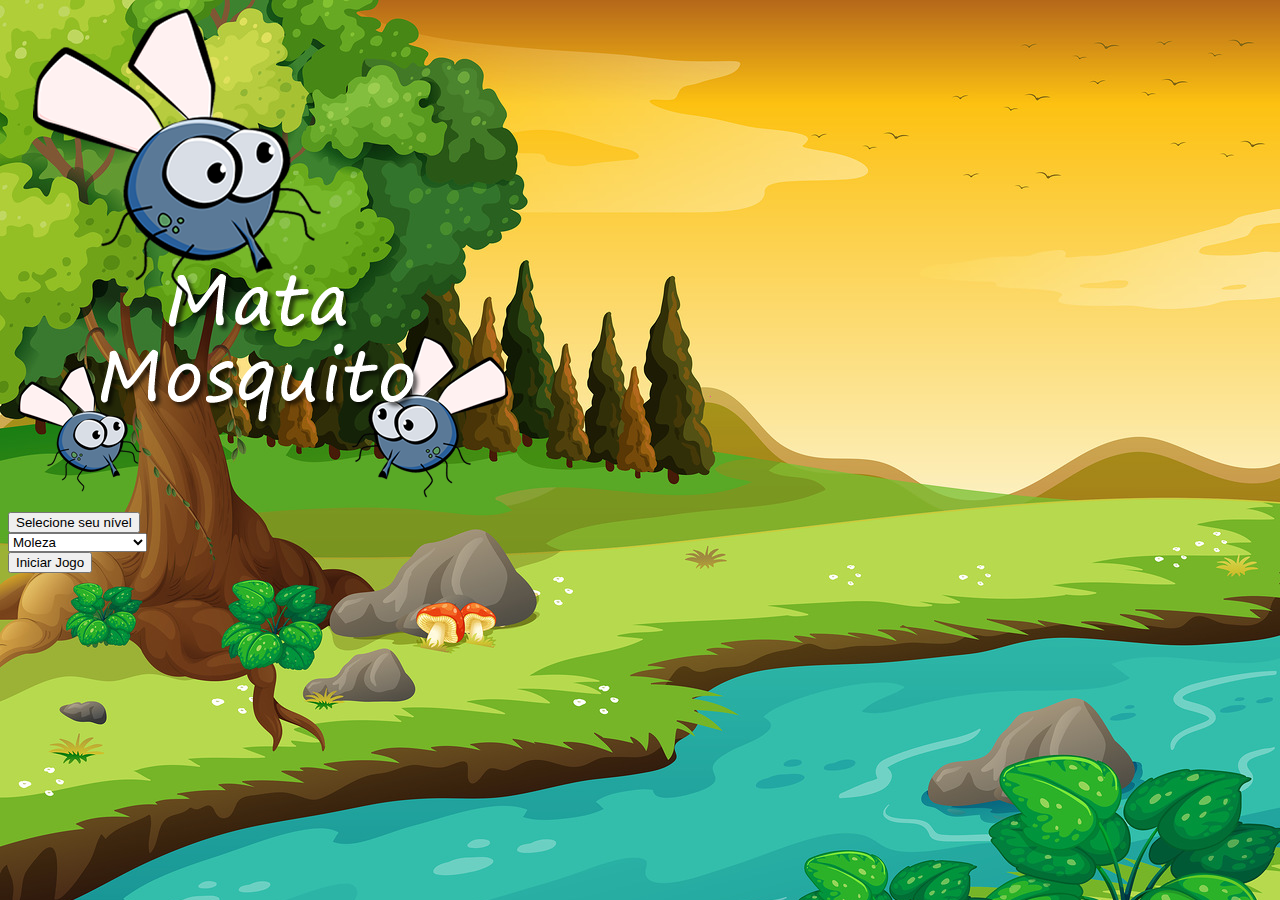
<file: App_Mata_Mosquito/index.html>
<!DOCTYPE html>
<html>
	<head>
		<meta charset="utf-8">
		<title>JIVOC GAMES - MATA MOSQUITOS</title>

		<link rel="stylesheet" href="https://stackpath.bootstrapcdn.com/bootstrap/4.2.1/css/bootstrap.min.css" integrity="sha384-GJzZqFGwb1QTTN6wy59ffF1BuGJpLSa9DkKMp0DgiMDm4iYMj70gZWKYbI706tWS" crossorigin="anonymous">

		<link rel="stylesheet" type="text/css" href="estilo.css">

		<script>
			function iniciarJogo()
			{
				var nivel = document.getElementById('nivel').value
				window.location.href = "app.html?" + nivel
			}
		</script>

	</head>

	<body>

		<div class="container">
			<div class="row">
				<div class="col">
					<div class="d-flex justify-content-center">
						<img src="imagens/game.png">
					</div>
				</div>
			</div>

			<div class="row">
				<div class="col">
					<div class="d-flex justify-content-center">
						<div class="mb-2">
							<button type="button" class="btn btn-lg btn-light"> 
								Selecione seu nível
							</button>
						</div>
					</div>
				</div>
			</div>

			<div class="row">
				<div class="col">
					<div class="d-flex justify-content-center">
						<div class="mb-2">
							<select class="form-control" id="nivel">
								<option value="facil"> Moleza </option>
								<option value="normal"> Bora arrazar </option>
								<option value="dificil"> Tentem a sorte</option>
								<option value="deus"> EU SOU UM DEUS </option>
							</select>
						</div>
					</div>
				</div>
			</div>

			<div class="row">
				<div class="col">
					<div class="d-flex justify-content-center">
						<button type="button" class="btn btn-danger btn-lg" onclick="iniciarJogo()"> 
							Iniciar Jogo
						</button>
					</div>
				</div>
			</div>
		</div>

	</body>
</html>
</file>
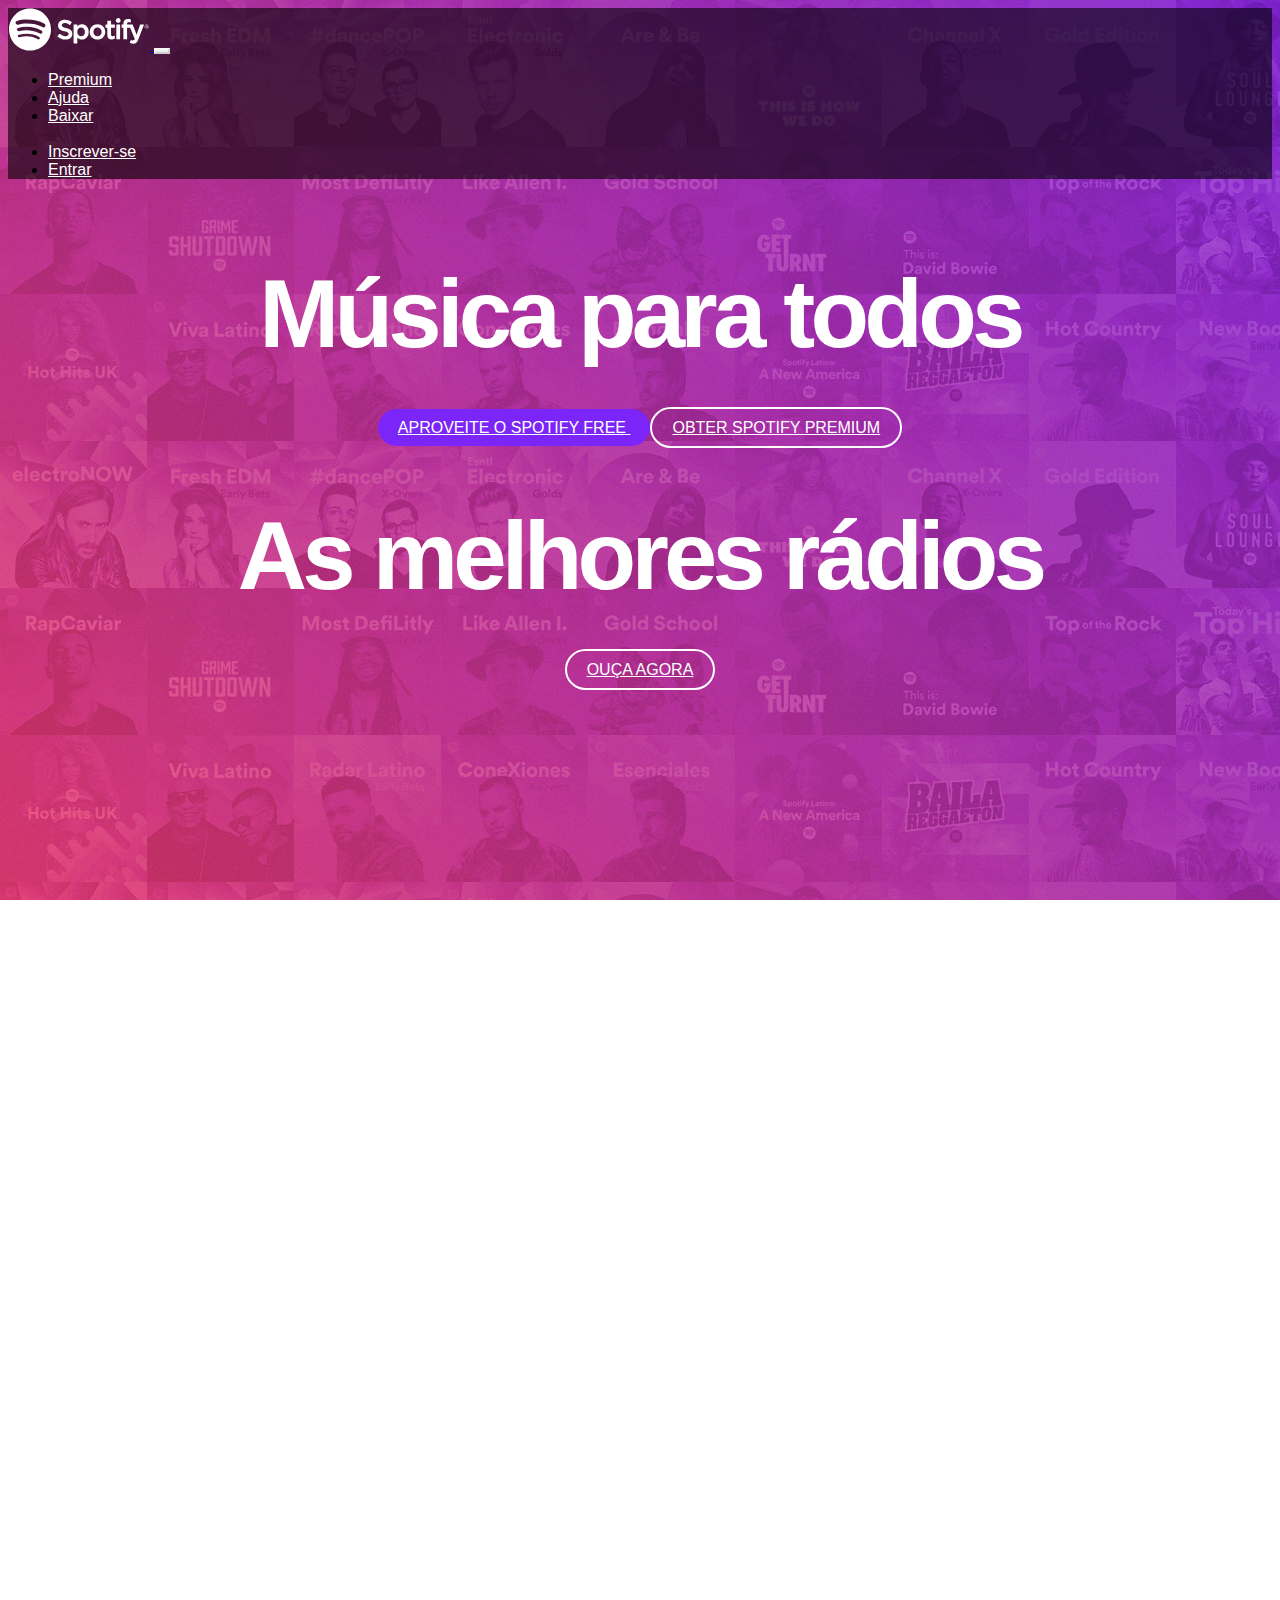
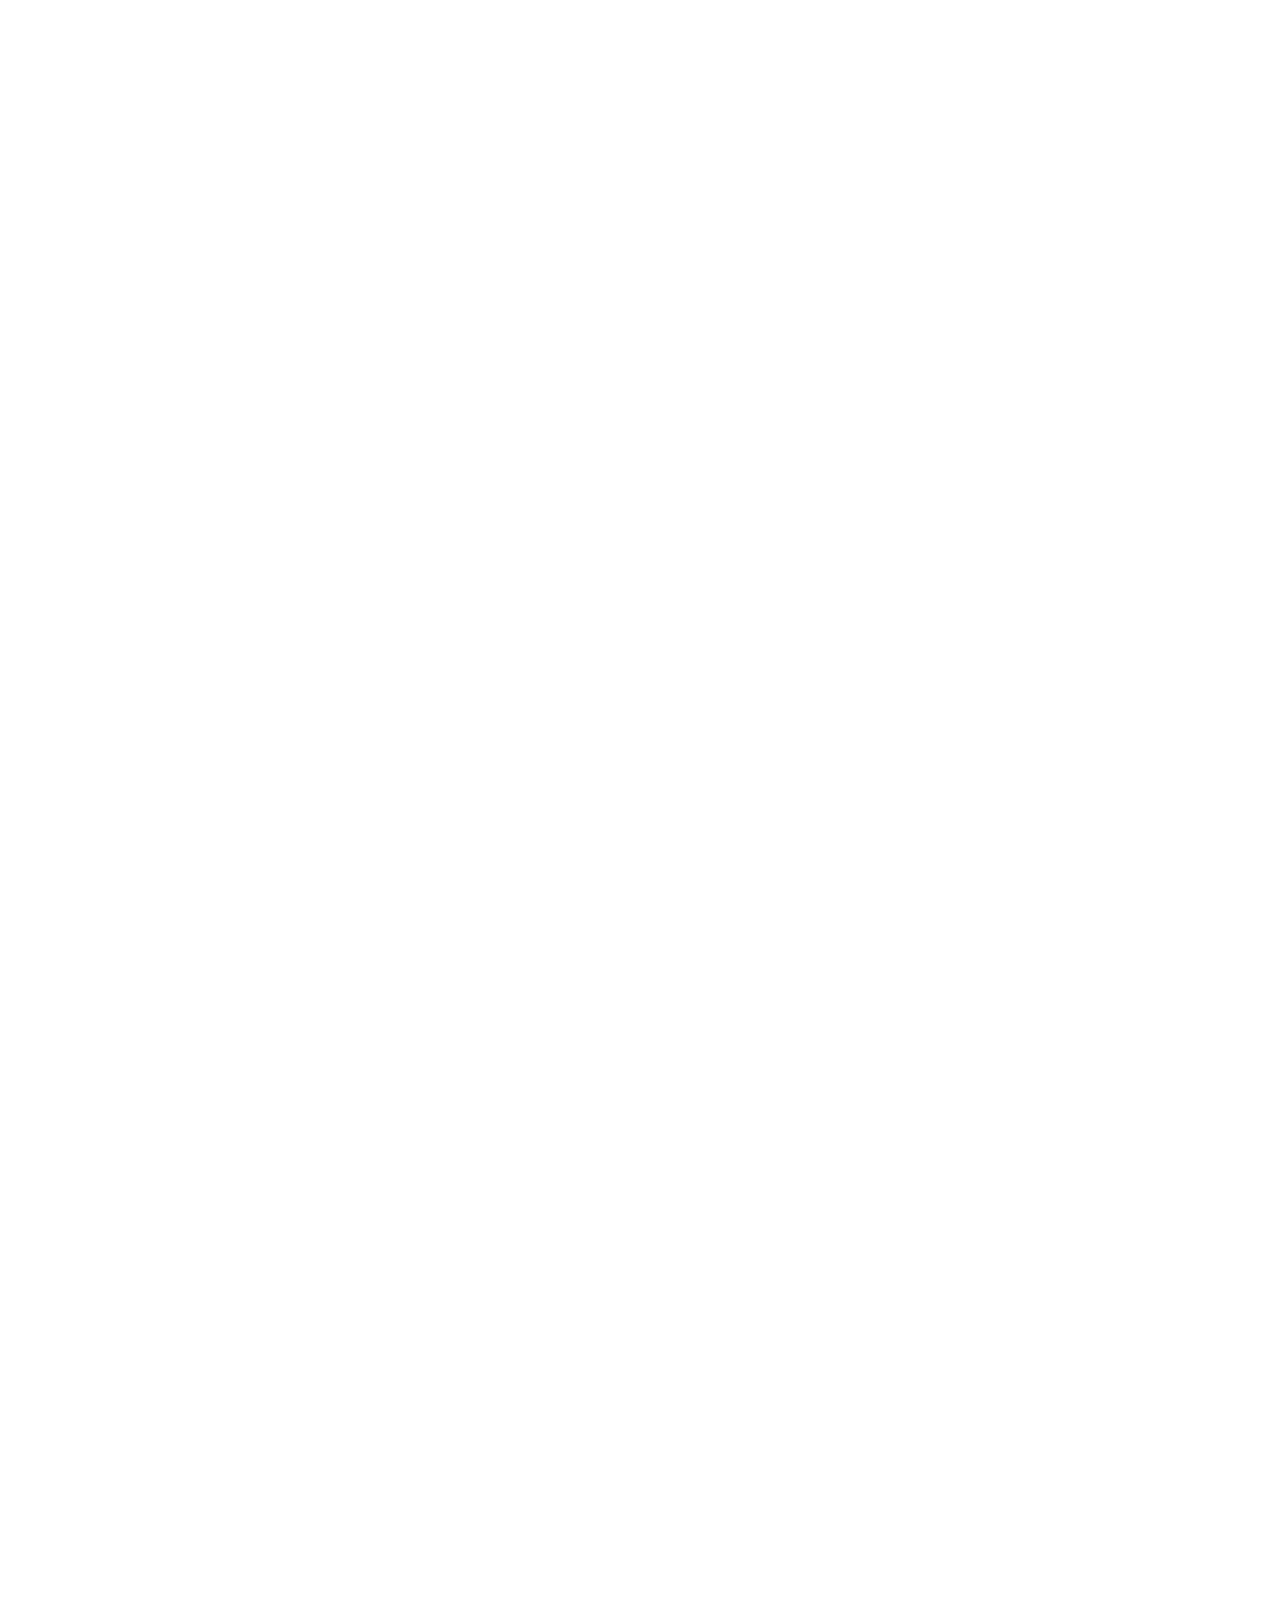
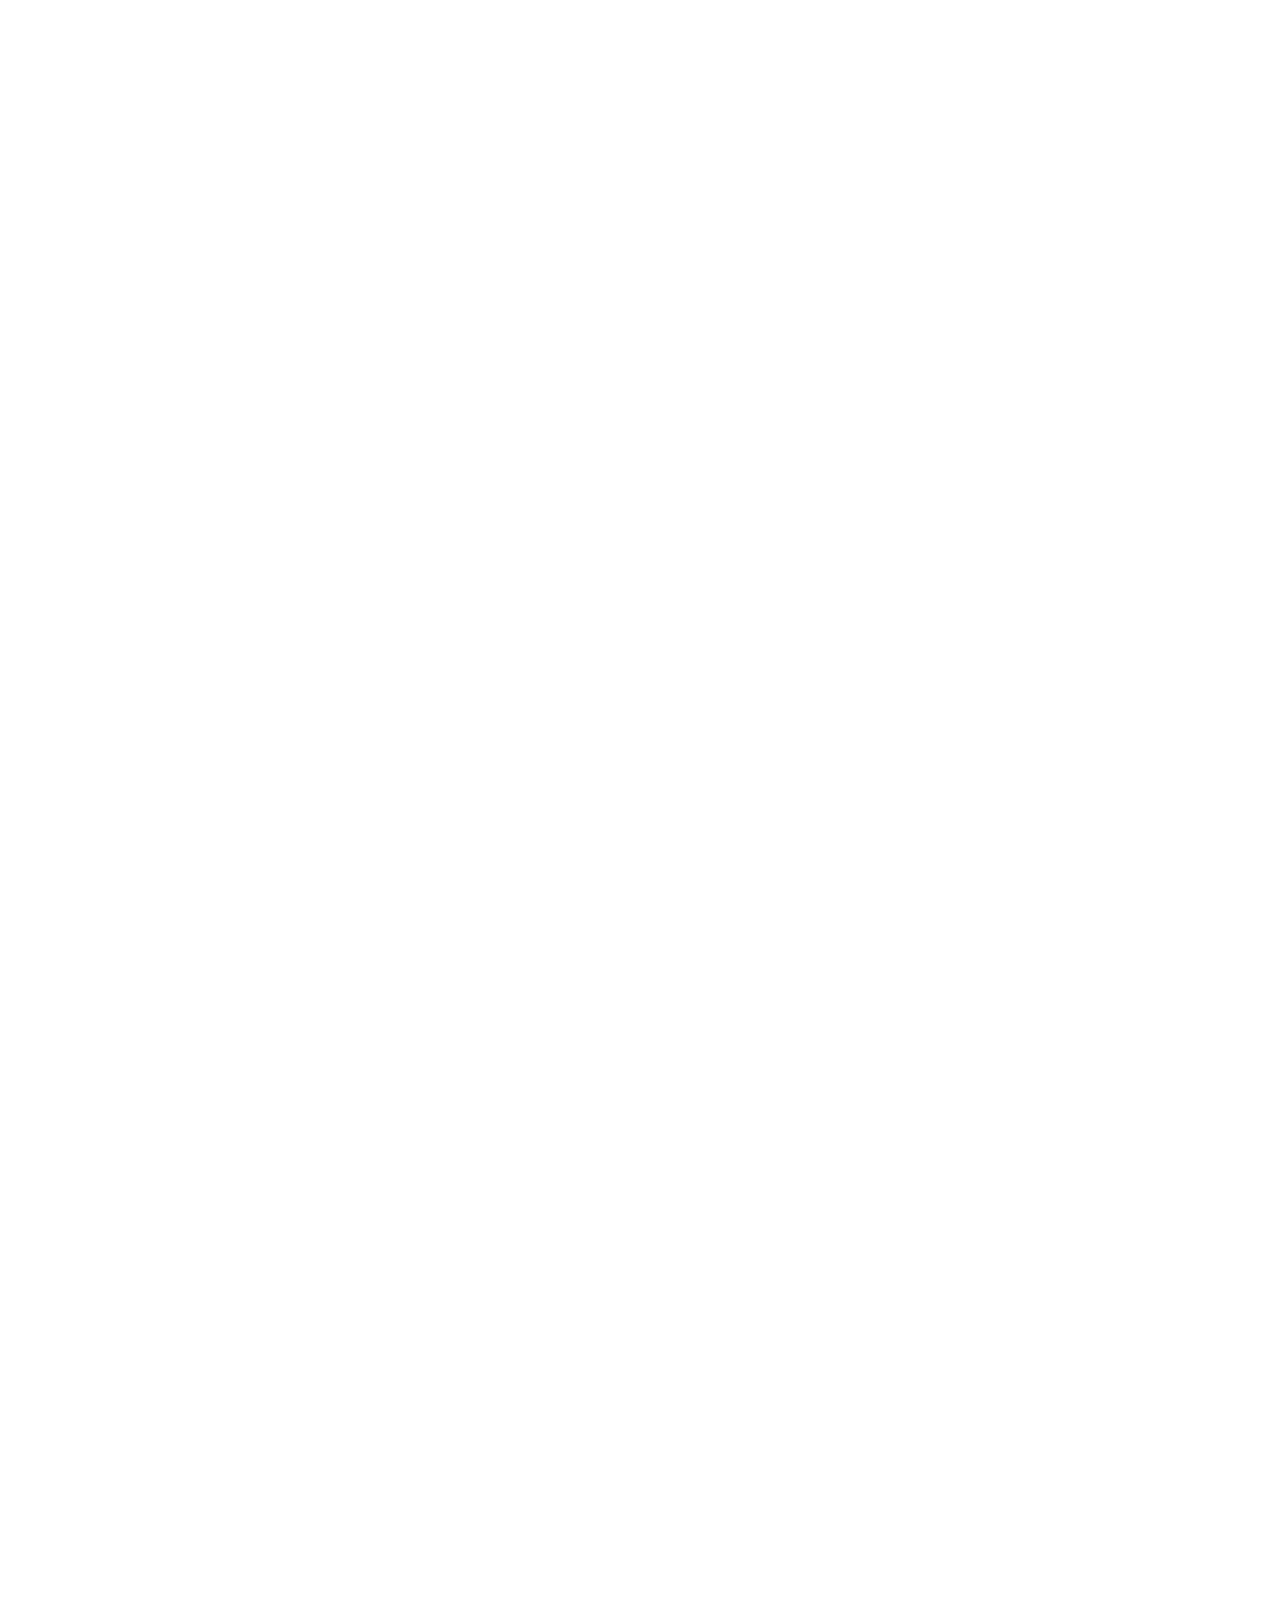
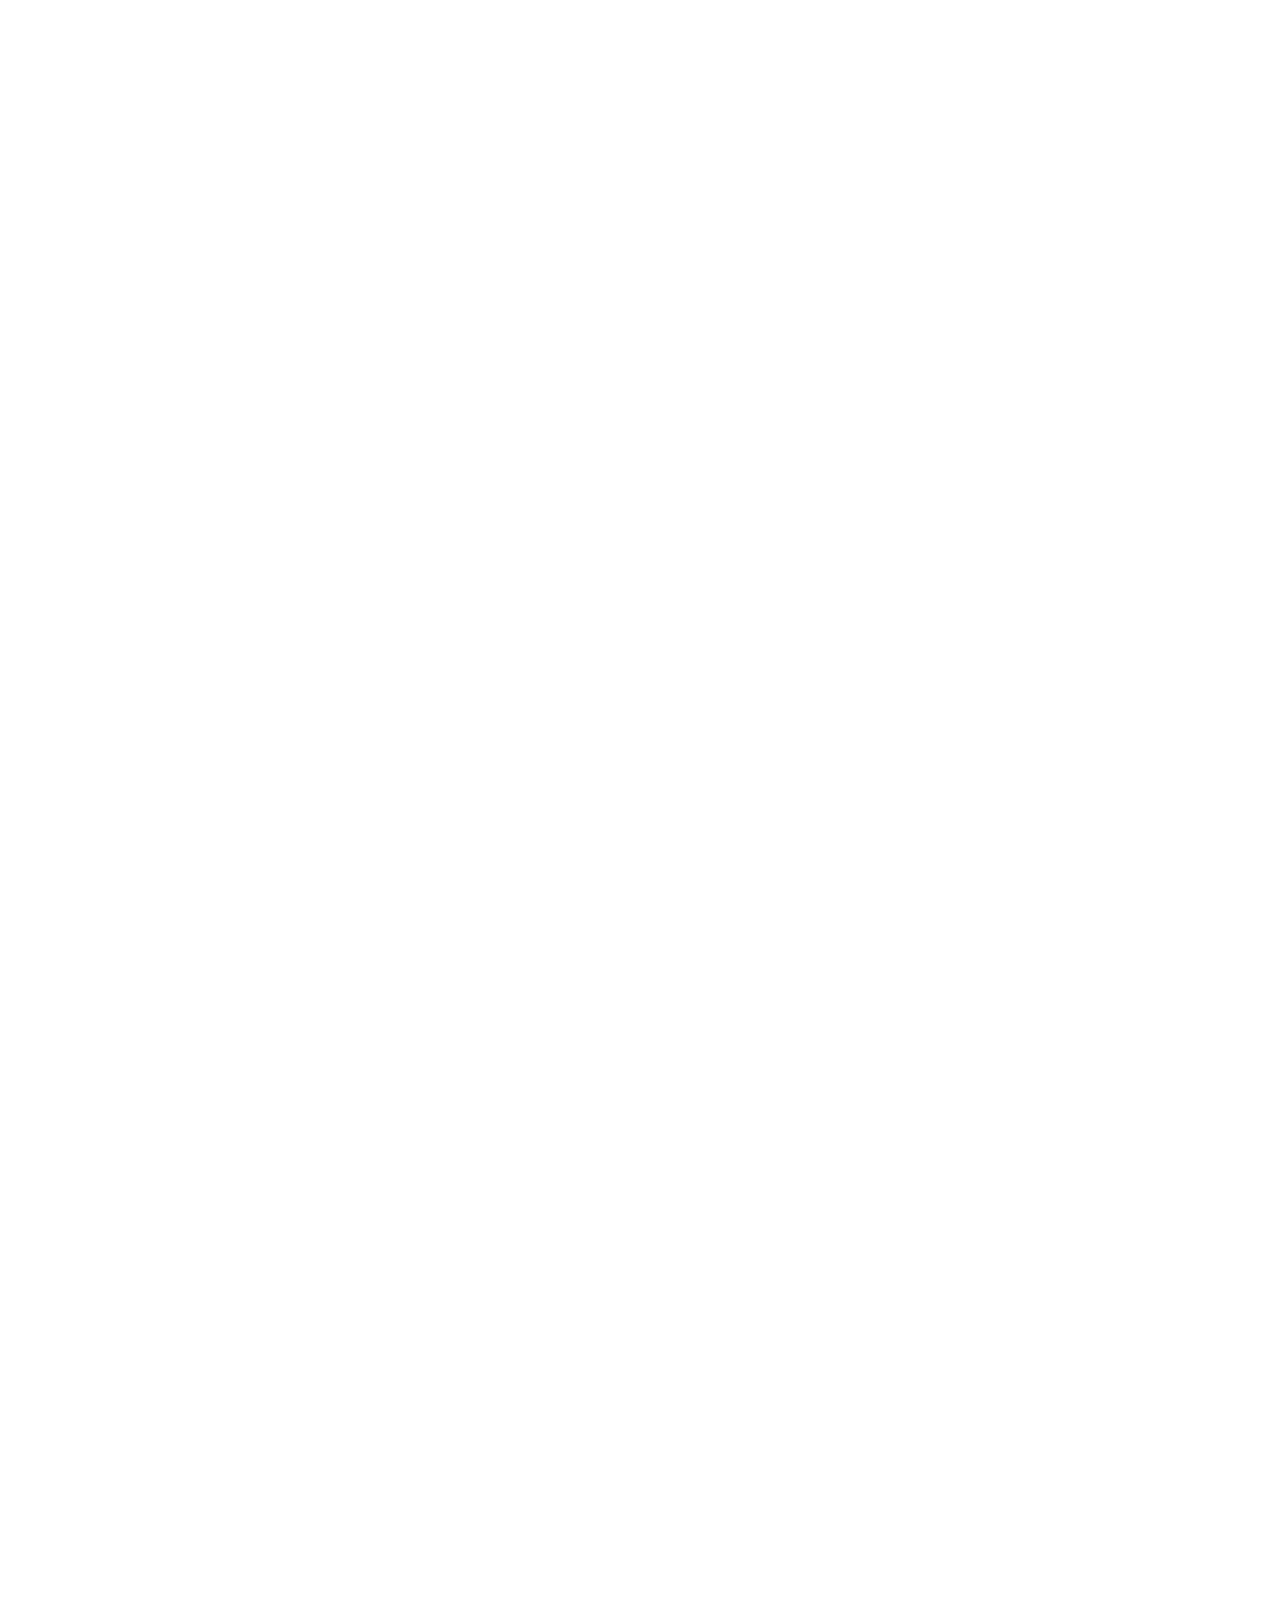
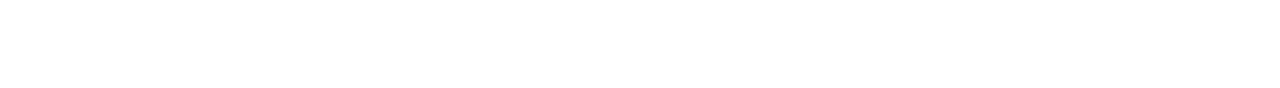
<file: Projeto_Spotify/index.html>
<!DOCTYPE html>
<html lang="pt-br">
  <head>
    <!-- Meta tags Obrigatórias -->
    <meta charset="utf-8">
    <meta name="viewport" content="width=device-width, initial-scale=1, shrink-to-fit=no">

    <!-- Bootstrap CSS -->
    <link rel="stylesheet" href="https://stackpath.bootstrapcdn.com/bootstrap/4.1.3/css/bootstrap.min.css" integrity="sha384-MCw98/SFnGE8fJT3GXwEOngsV7Zt27NXFoaoApmYm81iuXoPkFOJwJ8ERdknLPMO" crossorigin="anonymous">

    <!-- Font Awesome -->
    <link rel="stylesheet" href="https://use.fontawesome.com/releases/v5.3.1/css/all.css" integrity="sha384-mzrmE5qonljUremFsqc01SB46JvROS7bZs3IO2EmfFsd15uHvIt+Y8vEf7N7fWAU" crossorigin="anonymous">

    <!-- HTML5Shiv -->
    <!--[if lt IE 9]>
      <script src="https://oss.maxcdn.com/html5shiv/3.7.2/html5shiv.min.js"></script>
    <![endif]-->

    <!-- Estilo customizado -->
    <link rel="stylesheet" type="text/css" href="css/estilo.css">

    <title>Música para todos - Spotify</title>
    <link rel="icon" href="imagens/favicon.png">

  </head>
  <body>
    
    <header> <!-- Cabeçalho -->

      <nav class="navbar navbar-expand-md navbar-light fixed-top navbar-transparente">

        <div class="container">
          <a href="index.html" class="navbar-brand">
            <img src="imagens/spotify.svg" width="142">
          </a>

          <button class="navbar-toggler" data-toggle="collapse" data-target="#nav-principal">
            <i class="fas fa-bars text-white"></i>
          </button>

          <div class="collapse navbar-collapse" id="nav-principal">
            <ul class="navbar-nav ml-auto">
              <li class="nav-item">
                <a href="https://www.spotify.com/br/premium/?checkout=false" class="nav-link">Premium</a>
              </li>
              <li class="nav-item">
                <a href="https://support.spotify.com/br/?_ga=2.268358919.827441243.1548505883-211861489.1548505883&utm_medium=www_header&utm_source=www.spotify.com" class="nav-link">Ajuda</a>
              </li>
              <li class="nav-item">
                <a href="http://www.spotify.com/br/download/?_ga=2.1536312.827441243.1548505883-211861489.1548505883" class="nav-link">Baixar</a>
              </li>

              <i class="nav-item divisor"></i>

              <li class="nav-item">
                <a href="https://www.spotify.com/br/signup/?_ga=2.1536312.827441243.1548505883-211861489.1548505883" class="nav-link">Inscrever-se</a>
              </li>
              <li class="nav-item">
                <a href="https://accounts.spotify.com/pt-BR/login/?continue=http:%2F%2Fsupport.spotify.com%2Fbr%2F%3F_ga%3D2.268358919.827441243.1548505883-211861489.1548505883%26utm_medium%3Dwww_header%26utm_source%3Dwww.spotify.com&_ga=2.1536312.827441243.1548505883-211861489.1548505883" class="nav-link">Entrar</a>
              </li>
        
            </ul>
          </div>
        </div>
      </nav>
    </header> <!--FIM CABECALHO -->

    <section id="home" class="d-flex"><!--HOME -->
      <div class="container align-self-center">
        <div class="row">
          <div class="col-md-12 capa">
            
            <div id="carousel-spotify" class="carousel slide" data-ride="carousel">
              <div class="carousel-inner">
                
                <div class="carousel-item active">
                  <h1>Música para todos</h1>
                  <a href="" class="btn btn-lg btn-custom btn-roxo">
                    Aproveite o Spotify Free
                  </a>

                  <a href="" class="btn btn-lg btn-custom btn-branco">
                    Obter Spotify Premium
                  </a>
                </div>

                <div class="carousel-item">
                  <h1>As melhores rádios</h1>
                  <a href="" class="btn btn-lg btn-custom btn-branco">
                    <i class="fas fa-music"></i> Ouça agora
                  </a>
                </div>

              </div>

              <!-- Controles -->
              <a href="#carousel-spotify" class="carousel-control-prev" data-slide="prev">
                <i class="fas fa-angle-left fa-3x"></i>
              </a>

              <a href="#carousel-spotify" class="carousel-control-next" data-slide="next">
                <i class="fas fa-angle-right fa-3x"></i>
              </a>

            </div>

          </div>
        </div>
      </div>
    </section> <!--FINAL HOME -->

    <section id="servicos"> <!--Serviços-->
      <div class="container">
        <div class="row">

          <div class="col-md-6">

            <div class="row albuns">

              <div class="col-md-6">
                <img src="imagens/img1.jpg" class="img-fluid d-none d-md-block">
              </div>

              <div class="col-md-6">
                <img src="imagens/img2.jpg" class="img-fluid d-none d-md-block">
              </div>

            </div>

            <div class="row albuns">

              <div class="col-md-6">
                <img src="imagens/img3.jpg" class="img-fluid d-none d-md-block">
              </div>

              <div class="col-md-6">
                <img src="imagens/img4.jpg" class="img-fluid d-none d-md-block">
              </div><

            </div>
          </div>

          <div class="col-md-6">
            
            <h2>O que o Spotify tem?</h2>

            <h3>Músicas</h3>
            <p>Lorem ipsum dolor sit amet, consectetur adipiscing elit, sed do eiusmod tempor incididunt ut labore et dolore magna aliqua.</p>

            <h3>Playlists</h3>
            <p>Ut enim ad minim veniam, quis nostrud exercitation ullamco laboris nisi ut aliquip ex ea commodo consequat.</p>

            <h3>Novos lançamentos</h3>
            <p>Duis aute irure dolor in reprehenderit in voluptate velit esse cillum dolore eu fugiat nulla pariatur.</p>

          </div>


        </div>      
      </div>
    </section> <!--FINAL SERVIÇOS-->

    <section id="recursos"> <!--Recursos-->
      <div class="container">
        <div class="row">

          <div class="col-md-4">

            <h2>Fácil</h2>

            <h3>Buscar</h3>
            <p>Excepteur sint occaecat cupidatat non proident.</p>

            <h3>Navegar</h3>
            <p>Sunt in culpa qui officia deserunt mollit anim id est laborum.</p>

            <h3>Descobrir</h3>
            <p>Lorem ipsum dolor sit amet, consectetur adipiscing elit. </p>
          </div>

          <div class="col-md-8">
            <div class="row rotacionar">
              <div class="col-md-6">
                <img src="imagens/iphone1.png" class="img-fluid d-none d-md-block">
              </div>
              <div class="col-md-6">
                <img src="imagens/iphone2.png" class="img-fluid d-none d-md-block">
              </div>
            </div>
          </div>
        </div>
      </div>
    </section> <!-- FINAL RECURSOS-->

    <footer> <!--Rodapé-->
      <div class="container">
        <div class="row">

          <div class="col-md-2">
            <img src="imagens/spotify.svg" width="142">
          </div>

          <div class="col-md-2">
            <h4>EMPRESA</h4>
            <ul class="navbar-nav">
              <li>
                <a href="https://www.spotify.com/br/about-us/contact/">Sobre</a>
              </li>
              <li>
                <a href="https://www.spotifyjobs.com/?_ga=2.68645528.827441243.1548505883-211861489.1548505883">Empregos</a>
              </li>
              <li>
                <a href="">Imprensa</a>
              </li>
              <li>
                <a href="https://newsroom.spotify.com/?_ga=2.268467576.827441243.1548505883-211861489.1548505883">Novidades</a>
              </li>
            </ul>
          </div>

          <div class="col-md-2">
            <h4>COMUNIDADES</h4>
            <ul class="navbar-nav">
              <li>
                <a href="https://artists.spotify.com/?_ga=2.56063394.827441243.1548505883-211861489.1548505883">Artista</a>
              </li>
              <li>
                <a href="https://developer.spotify.com/?_ga=2.56063394.827441243.1548505883-211861489.1548505883">Desenvolvedores</a>
              </li>
              <li>
                <a href="https://www.spotify.com/br/brands/">Marcas</a>
              </li>
            </ul>
          </div>

          <div class="col-md-2">
            <h4>LINKS ÚTEIS</h4>
            <ul class="navbar-nav">
              <li>
                <a href="https://support.spotify.com/?utm_source=www.spotify.com&utm_medium=www_footer&_ga=2.199858727.827441243.1548505883-211861489.1548505883">Ajuda</a>
              </li>
              <li>
                <a href="">Presentes</a>
              </li>
              <li>
                <a href="https://www.spotify.com/br/redirect/webplayerlink/?utm_medium=www_footer">Player da web</a>             
              </li>
            </ul>
          </div>

          <div class="col-md-4">
            <ul>
              <li>
                <a href="https://www.facebook.com/Spotify">
                  <img src="imagens/facebook.png">
                </a>
              </li>
              <li>
                <a href="https://twitter.com/spotify">
                  <img src="imagens/twitter.png">
                </a>
              </li>
              <li>
                <a href="http://instagram.com/spotify">
                  <img src="imagens/instagram.png">
                </a>
              </li>
            </ul>
          </div>

        </div>
      </div>
    </footer> <!--FINAL RODAPÉ-->

    <!-- JavaScript (Opcional) -->
    <!-- jQuery primeiro, depois Popper.js, depois Bootstrap JS -->
    <script src="https://code.jquery.com/jquery-3.3.1.slim.min.js" integrity="sha384-q8i/X+965DzO0rT7abK41JStQIAqVgRVzpbzo5smXKp4YfRvH+8abtTE1Pi6jizo" crossorigin="anonymous"></script>
    <script src="https://cdnjs.cloudflare.com/ajax/libs/popper.js/1.14.3/umd/popper.min.js" integrity="sha384-ZMP7rVo3mIykV+2+9J3UJ46jBk0WLaUAdn689aCwoqbBJiSnjAK/l8WvCWPIPm49" crossorigin="anonymous"></script>
    <script src="https://stackpath.bootstrapcdn.com/bootstrap/4.1.3/js/bootstrap.min.js" integrity="sha384-ChfqqxuZUCnJSK3+MXmPNIyE6ZbWh2IMqE241rYiqJxyMiZ6OW/JmZQ5stwEULTy" crossorigin="anonymous"></script>
  </body>
</html>
</file>
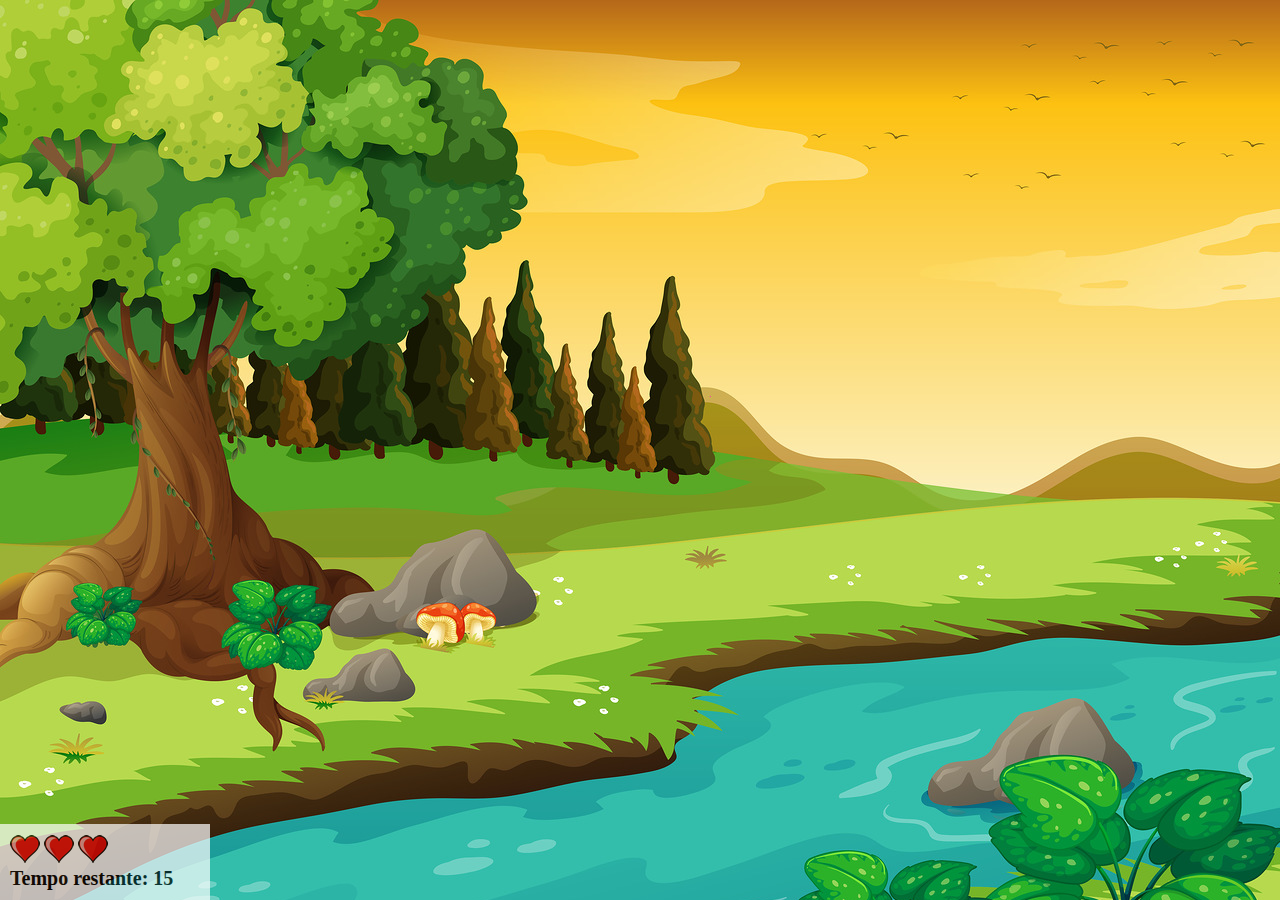
<file: App_Mata_Mosquito/app.html>
<!DOCTYPE html>
<html>
	<head>
		<title>MATA MOSQUITO!</title>
		<link rel="stylesheet" href="estilo.css">

		<script src="jogo.js">
			

		</script>
	</head>

	<body onresize="ajustarTamanhoJogo()">

		<div class="painel">
			<div class="vidas">
				<img id="v1" src="imagens/coracao_cheio.png">
				<img id="v2" src="imagens/coracao_cheio.png">
				<img id="v3" src="imagens/coracao_cheio.png">
			</div>
			<div class="cronometro">
				Tempo restante: <span id="cronometro"></span>
			</div>
		</div>

		<script>
			document.getElementById('cronometro').innerHTML = tempo

			var criaMosquito = setInterval(function()
			{
				posicaoRandomica()
			}, criaMosquitoTempo)

		</script>
	</body>
</html>
</file>
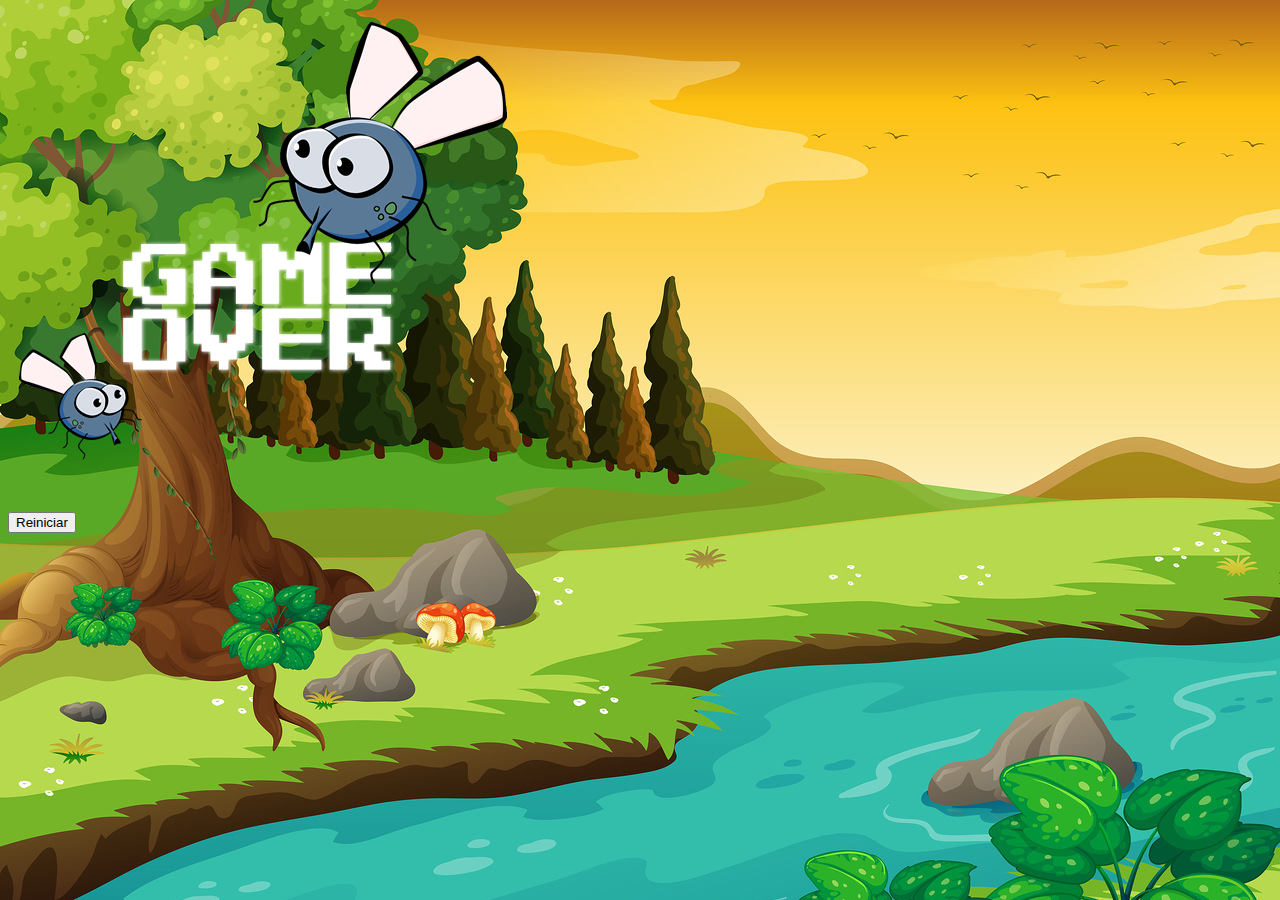
<file: App_Mata_Mosquito/fim_de_jogo.html>
<!DOCTYPE html>
<html>

	<head>
		<title>MATA MOSQUITO: GAME OVER!</title>

		<link rel="stylesheet" href="https://stackpath.bootstrapcdn.com/bootstrap/4.2.1/css/bootstrap.min.css" integrity="sha384-GJzZqFGwb1QTTN6wy59ffF1BuGJpLSa9DkKMp0DgiMDm4iYMj70gZWKYbI706tWS" crossorigin="anonymous">

		<link rel="stylesheet" type="text/css" href="estilo.css">

	</head>

	<body>

		<div class="container">
			<div class="row">
				<div class="col">
					<div class="d-flex justify-content-center">
						<img src="imagens/game_over.png">
					</div>
				</div>
			</div>

			<div class="row">
				<div class="col">
					<div class="d-flex justify-content-center">
						<button type="button" class="btn btn-dark btn-lg" onclick="window.location.href= 'index.html'"> 
							Reiniciar
						</button>
					</div>
				</div>
			</div>
		</div>

	</body>
</html>
</file>
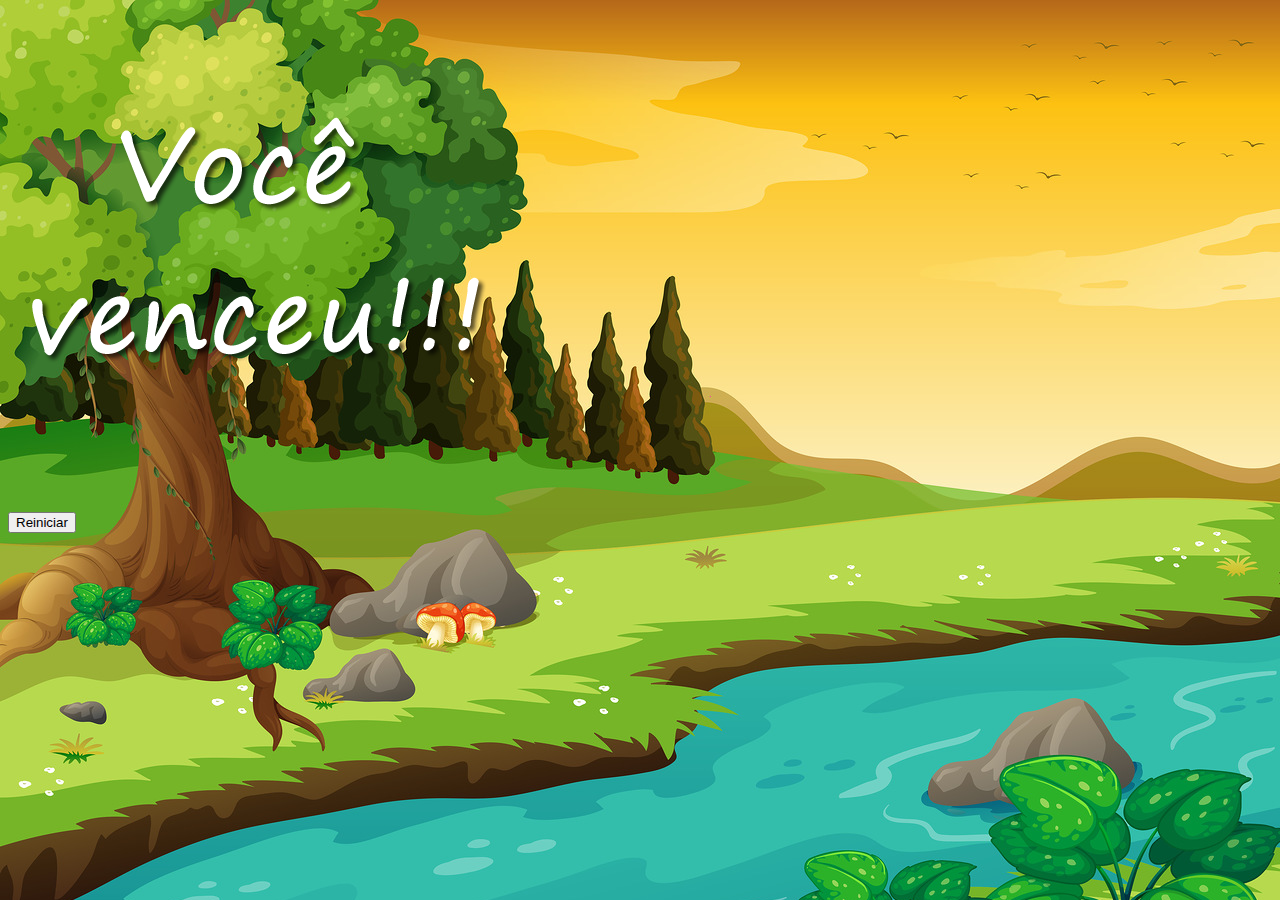
<file: App_Mata_Mosquito/Vitoria.html>
<!DOCTYPE html>
<html>

	<head>
		<meta charset="utf-8">
		<title>MATA MOSQUITO: VITÓRIA!</title>

		<link rel="stylesheet" href="https://stackpath.bootstrapcdn.com/bootstrap/4.2.1/css/bootstrap.min.css" integrity="sha384-GJzZqFGwb1QTTN6wy59ffF1BuGJpLSa9DkKMp0DgiMDm4iYMj70gZWKYbI706tWS" crossorigin="anonymous">

		<link rel="stylesheet" type="text/css" href="estilo.css">

	</head>

	<body>

		<div class="container">
			<div class="row">
				<div class="col">
					<div class="d-flex justify-content-center">
						<img src="imagens/vitoria.png">
					</div>
				</div>
			</div>

			<div class="row">
				<div class="col">
					<div class="d-flex justify-content-center">
						<button type="button" class="btn btn-dark btn-lg" onclick="window.location.href= 'index.html'"> 
							Reiniciar
						</button>
					</div>
				</div>
			</div>
		</div>

	</body>
</html>
</file>
<file: App_Mata_Mosquito/estilo.css>
html{
	cursor: url(imagens/mata_mosca.png) 30 30, auto;
	cursor: url(imagens/mata_mosca.png) 30 30, pointer;
}
body
{
	background-image: url(imagens/bg.jpg);
	background-repeat: no-repeat;
}
/* TAMANHO DO MOSQUITO */
.mosquito1
{
	width: 50px;
	height: 50px;
}
.mosquito2
{
	width: 70px;
	height: 70px;
}
.mosquito3
{
	width: 90px;
	height: 90px;
}
/* SENTIDO DO MOSQUITO */
.ladoA
{
	transform: scaleX(1);
}
.ladoB
{
	transform: scaleX(-1);
}
/* HUD DO JOGO */
.painel
{
	position: absolute;
	width: 190px;
	padding: 10px;
	left: 0px;
	bottom: 0px;
	border-top: solid 1px #fff;
	background-color: #fff;
	opacity: 0.7
}
.vidas
{
	float: left;
}
.cronometro
{
	float: left;
	font-size: 20px;
	font-weight: bold;
}
</file>
<file: Projeto_Spotify/css/estilo.css>
/* Layout */
html, body, #home
{
	height: 100%;
	overflow-x: hidden;
}
body
{
	background: url(../imagens/capa.png),
				url(../imagens/ruido.png),
				linear-gradient(50deg, #ff4169, #7c26f8);
	background-attachment: fixed;
	font-family: Helvetica, Arial, sans-serif;
}
/* Barra de Navegação */
nav.navbar-transparente
{
	padding: 15px, 0px;
	background: rgba(0,0,0,0.6);
}
.navbar-light .navbar-nav .nav-link
{
	color: white;
}
.navbar-light .navbar-nav .nav-link:hover
{
	color: #9bf0e1;
}
.navbar-light .navbar-toggler
{
	color: rgba(255,255,255,0.5);
	border-color: rgba(255,255,255,0.5);
}
.divisor
{
	width: 1px;
	background: white;
	margin: 12px 15px;
}
/* Capa */
.capa
{
	text-align: center;
}
.btn-custom
{
	color: white;
	border-radius: 500px;
	-webkit-border-radius: 500px;
	-moz-border-radius: 500px;
	text-transform: uppercase;
	transition: background 0.4s, color 0.4s;
	padding: 10px  20px;
}
.btn-roxo
{
	background: #7c25f8;
}
.btn-roxo:hover
{
	background: #6207e3;
	color: white;
}
.btn-branco
{
	border: 2px solid white;
}
.btn-branco:hover
{
	background-color: white;
	color: black;
}
.carousel-control-next, .carousel-control-prev;
{
	width: 5%;
}
/* Estrutura Conteudos */
#servicos
{
	background: white;
	padding-bottom: 20px;
	padding-top: 20px;
}
#servicos h2, h3
{
	color: #7c25f8
}
#recursos
{
	padding-bottom: 20px;
	padding-top: 20px;
	color: white;
}
#recursos h2
{
	color: white;
}
#recursos h3
{
	color: #9bf0e1;
}
.albuns
{
	padding: 10px 0px;
}
.rotacionar
{
	-ms-transform: rotate(30deg);
	-webkit-transform: rotate(30deg);
	transform: rotate(30deg);
	padding-left: 80px;
}
/* Rodapé */
footer
{
	background: #000;
	padding: 50px 0px 20px 0px;
	position: relative;
}
footer h4
{
	color: #919496;
	font-size: 0.8em;
	text-transform: uppercase;
}
footer .navbar-nav a
{
	color: white;
	font-size: 0,8em;
}
footer .navbar-nav a:hover
{
	color: #9bf0e1;
	text-decoration: none;
}
footer ul
{
	list-style: none;
}
footer ul li
{
	float: right;
	margin: 0px 9px;
}
/* Tipografia */
h1
{
	font-weight: 900;
	letter-spacing: -0.05em;
	margin-bottom: 50px;
	color: white;
}
h2
{
	font-size: 3em;
	font-weight: 700;
	letter-spacing: -0.04em;
}
h3
{
	font-size: 2em;
	font-weight: 700;
	letter-spacing: -0.04em;
}
/* Apaptador para Media */
@media (max-width: 575.98px) 
{
	.btn-custom
	{
		margin: 10px 15px;
		font-size: 1em;
	}
}
@media (min-width: 576px) and (max-width: 767.98px) 
{
	h1
	{
		font-size: 3em;
	}
	.btn-custom
	{
		margin: 10px 15px;

	}
}
@media (min-width: 768px) and (max-width: 991.98px) 
{
	h1
	{
		font-size: 4em;
	}
	.btn-custom
	{
		margin: 10px 15px;
	}
}
@media (min-width: 992px) and (max-width: 1199.98px) 
{
	h1
	{
		font-size: 5em;
	}
}
@media (min-width: 1200px)
{
	h1
	{
		font-size: 6em;
	}
}
</file>
